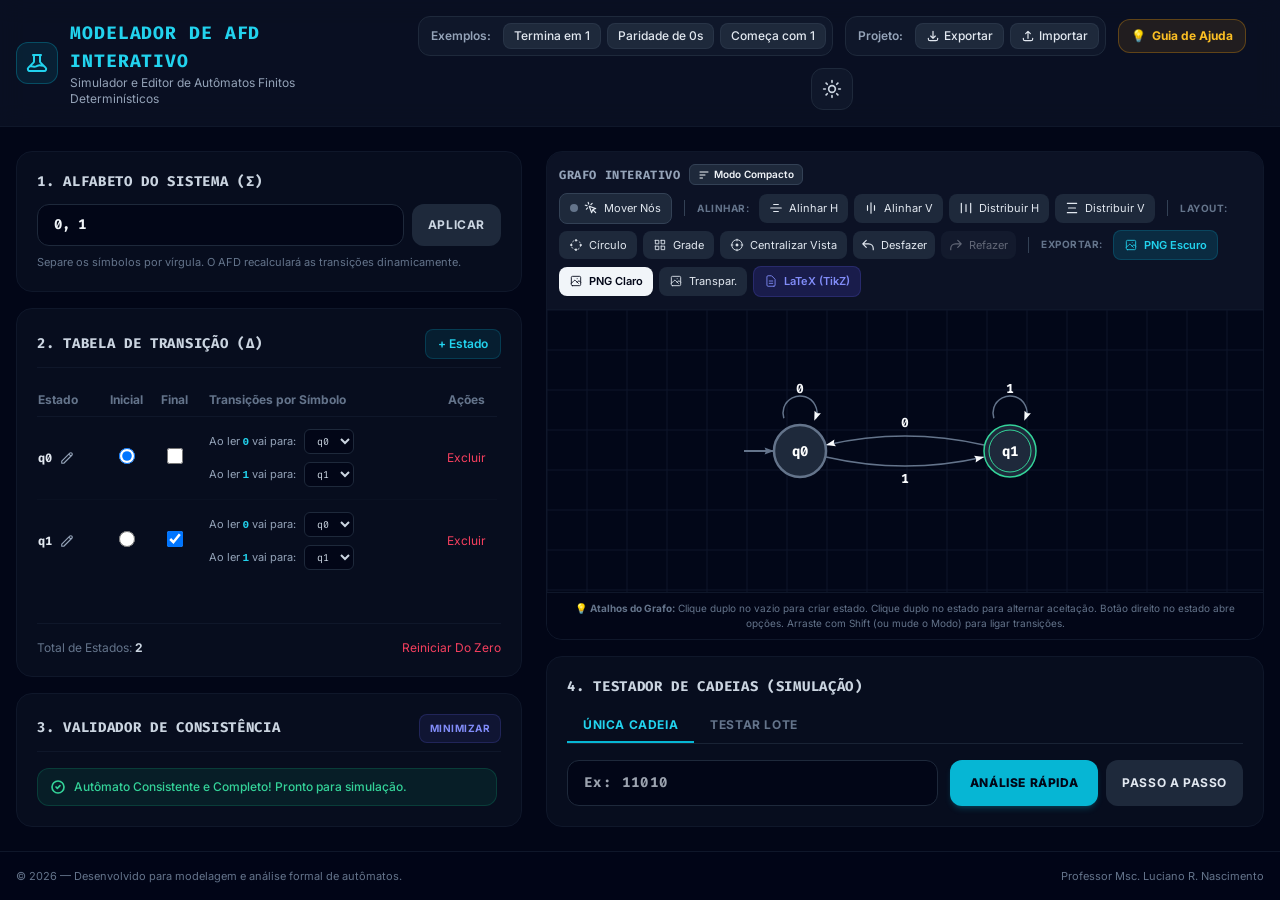
<file: index.html>
<!DOCTYPE html>
<html lang="pt-BR" class="dark">
<head>
    <meta charset="UTF-8">
    <meta name="viewport" content="width=device-width, initial-scale=1.0">
    <title>Modelador de AFD Interativo</title>
    <!-- Tailwind CSS com suporte a classe dark -->
    <!-- Tudo local: funciona sem internet. Para regerar o Tailwind apos mudar classes, veja README ("Uso offline"). -->
    <link rel="stylesheet" href="css/fonts.css">
    <link rel="stylesheet" href="css/tailwind.css">
    <link rel="stylesheet" href="css/style.css">
</head>
<body class="bg-slate-50 text-slate-800 dark:bg-slate-950 dark:text-slate-100 min-h-screen flex flex-col justify-between selection:bg-cyan-500 selection:text-slate-950 transition-colors duration-200">

    <!-- Cabeçalho Principal -->
    <header class="border-b border-slate-200 dark:border-slate-900 bg-white/80 dark:bg-slate-900/60 backdrop-blur-md sticky top-0 z-40 p-4 transition-colors duration-200">
        <div class="max-w-7xl mx-auto flex flex-col md:flex-row items-center justify-between gap-4">
            <div class="flex items-center gap-3">
                <div class="bg-cyan-500/10 p-2 rounded-xl border border-cyan-500/30">
                    <svg class="w-6 h-6 text-cyan-500 dark:text-cyan-400" fill="none" stroke="currentColor" viewBox="0 0 24 24">
                        <path stroke-linecap="round" stroke-linejoin="round" stroke-width="2" d="M19.428 15.428a2 2 0 00-1.022-.547l-2.387-.477a6 6 0 00-3.86.517l-.318.158a6 6 0 01-3.86.517L6.05 15.21a2 2 0 00-1.806.547M8 4h8l-1 1v5.172a2 2 0 00.586 1.414l5 5c1.26 1.26.367 3.414-1.415 3.414H4.828c-1.782 0-2.674-2.154-1.414-3.414l5-5A2 2 0 009 10.172V5L8 4z"></path>
                    </svg>
                </div>
                <div>
                    <h1 class="text-lg font-extrabold tracking-wider text-cyan-600 dark:text-cyan-400 code-font uppercase">Modelador de AFD Interativo</h1>
                    <p class="text-xs text-slate-500 dark:text-slate-400">Simulador e Editor de Autômatos Finitos Determinísticos</p>
                </div>
            </div>

            <!-- Controles Auxiliares e Tema -->
            <div class="flex items-center gap-3 flex-wrap justify-center">
                <!-- Exemplos Rápidos com flex-wrap e impedimento de encolhimento de texto -->
                <div class="flex flex-wrap items-center gap-1.5 bg-slate-200/60 dark:bg-slate-900 p-1.5 rounded-xl border border-slate-300/50 dark:border-slate-800 transition-colors duration-200">
                    <span class="text-xs text-slate-500 dark:text-slate-400 px-1.5 font-semibold shrink-0 whitespace-nowrap">Exemplos:</span>
                    <button onclick="loadExample('ends1')" class="text-xs bg-white dark:bg-slate-800 hover:bg-slate-100 dark:hover:bg-slate-700 hover:text-cyan-600 dark:hover:text-cyan-400 text-slate-700 dark:text-slate-200 px-2.5 py-1 rounded-lg transition shadow-sm dark:shadow-none shrink-0 border border-slate-200 dark:border-slate-700/50 whitespace-nowrap font-medium">Termina em 1</button>
                    <button onclick="loadExample('even0')" class="text-xs bg-white dark:bg-slate-800 hover:bg-slate-100 dark:hover:bg-slate-700 hover:text-cyan-600 dark:hover:text-cyan-400 text-slate-700 dark:text-slate-200 px-2.5 py-1 rounded-lg transition shadow-sm dark:shadow-none shrink-0 border border-slate-200 dark:border-slate-700/50 whitespace-nowrap font-medium">Paridade de 0s</button>
                    <button onclick="loadExample('start1')" class="text-xs bg-white dark:bg-slate-800 hover:bg-slate-100 dark:hover:bg-slate-700 hover:text-cyan-600 dark:hover:text-cyan-400 text-slate-700 dark:text-slate-200 px-2.5 py-1 rounded-lg transition shadow-sm dark:shadow-none shrink-0 border border-slate-200 dark:border-slate-700/50 whitespace-nowrap font-medium">Começa com 1</button>
                </div>

                <!-- Arquivo (JSON Import/Export) -->
                <div class="flex flex-wrap items-center gap-1.5 bg-slate-200/60 dark:bg-slate-900 p-1.5 rounded-xl border border-slate-300/50 dark:border-slate-800 transition-colors duration-200">
                    <span class="text-xs text-slate-500 dark:text-slate-400 px-1.5 font-semibold shrink-0 whitespace-nowrap">Projeto:</span>
                    <button onclick="exportToJSON()" class="text-xs bg-white dark:bg-slate-800 hover:bg-slate-100 dark:hover:bg-slate-700 hover:text-cyan-600 dark:hover:text-cyan-400 text-slate-700 dark:text-slate-200 px-2.5 py-1 rounded-lg transition shadow-sm dark:shadow-none shrink-0 border border-slate-200 dark:border-slate-700/50 whitespace-nowrap font-medium flex items-center gap-1" title="Exportar autômato como JSON">
                        <svg class="w-3.5 h-3.5" fill="none" stroke="currentColor" viewBox="0 0 24 24">
                            <path stroke-linecap="round" stroke-linejoin="round" stroke-width="2" d="M4 16v1a3 3 0 003 3h10a3 3 0 003-3v-1m-4-4l-4 4m0 0l-4-4m4 4V4"></path>
                        </svg>
                        Exportar
                    </button>
                    <button onclick="document.getElementById('import-json-input').click()" class="text-xs bg-white dark:bg-slate-800 hover:bg-slate-100 dark:hover:bg-slate-700 hover:text-cyan-600 dark:hover:text-cyan-400 text-slate-700 dark:text-slate-200 px-2.5 py-1 rounded-lg transition shadow-sm dark:shadow-none shrink-0 border border-slate-200 dark:border-slate-700/50 whitespace-nowrap font-medium flex items-center gap-1" title="Importar autômato de um JSON">
                        <svg class="w-3.5 h-3.5" fill="none" stroke="currentColor" viewBox="0 0 24 24">
                            <path stroke-linecap="round" stroke-linejoin="round" stroke-width="2" d="M4 16v1a3 3 0 003 3h10a3 3 0 003-3v-1m-4-8l-4-4m0 0L8 8m4-4v12"></path>
                        </svg>
                        Importar
                    </button>
                    <input type="file" id="import-json-input" accept=".json" onchange="importFromJSON(event)" class="hidden">
                </div>

                <a href="ajuda.html" class="bg-amber-500/10 hover:bg-amber-500/20 text-amber-600 dark:text-amber-400 border border-amber-500/30 text-xs px-3 py-2 rounded-xl transition font-bold flex items-center gap-1.5">
                    <span>💡</span><span>Guia de Ajuda</span>
                </a>

                <!-- Botão de Alternância de Tema -->
                <button onclick="toggleTheme()" id="theme-toggle-btn" class="p-2.5 rounded-xl bg-slate-200/60 dark:bg-slate-900 hover:bg-slate-300/60 dark:hover:bg-slate-800 text-slate-700 dark:text-slate-300 border border-slate-300/50 dark:border-slate-800 transition duration-200" title="Alternar Tema">
                    <!-- Ícone Sol -->
                    <svg id="theme-sun" class="w-5 h-5 hidden" fill="none" stroke="currentColor" stroke-width="2" stroke-linecap="round" stroke-linejoin="round" viewBox="0 0 24 24">
                        <circle cx="12" cy="12" r="4"></circle>
                        <path d="M12 2v2"></path>
                        <path d="M12 20v2"></path>
                        <path d="m4.93 4.93 1.41 1.41"></path>
                        <path d="m17.66 17.66 1.41 1.41"></path>
                        <path d="M2 12h2"></path>
                        <path d="M20 12h2"></path>
                        <path d="m6.34 17.66-1.41 1.41"></path>
                        <path d="m19.07 4.93-1.41 1.41"></path>
                    </svg>
                    <!-- Ícone Lua -->
                    <svg id="theme-moon" class="w-5 h-5 hidden" fill="none" stroke="currentColor" viewBox="0 0 24 24">
                        <path stroke-linecap="round" stroke-linejoin="round" stroke-width="2" d="M20.354 15.354A9 9 0 018.646 3.646 9.003 9.003 0 0012 21a9.003 9.003 0 008.354-5.646z"></path>
                    </svg>
                </button>
            </div>
        </div>
    </header>

    <!-- Área de Trabalho de Duas Colunas -->
    <main class="max-w-7xl w-full mx-auto p-4 flex-grow grid grid-cols-1 lg:grid-cols-12 gap-6 items-stretch my-2">
        
        <!-- Coluna Esquerda: Definição Matemática do AFD (Tabela & Alfabeto) -->
        <section class="lg:col-span-5 flex flex-col gap-4">
            
            <!-- Painel do Alfabeto -->
            <div class="bg-white dark:bg-slate-900/40 border border-slate-200 dark:border-slate-900 p-5 rounded-2xl shadow-sm dark:shadow-none transition-colors duration-200">
                <h2 class="text-sm font-bold text-slate-500 dark:text-slate-300 uppercase tracking-wider mb-3 code-font">1. Alfabeto do Sistema (Σ)</h2>
                <div class="flex gap-2">
                    <input type="text" id="alphabet-input" value="0, 1" onchange="updateAlphabet()" 
                           class="bg-slate-100 dark:bg-slate-950 border border-slate-200 dark:border-slate-800 focus:border-cyan-500 rounded-xl px-4 py-2.5 text-sm outline-none text-slate-800 dark:text-slate-100 flex-grow code-font font-bold" 
                           placeholder="Ex: 0, 1 ou a, b">
                    <button onclick="updateAlphabet()" class="bg-slate-200 hover:bg-slate-300 dark:bg-slate-800 dark:hover:bg-slate-700 text-xs px-4 py-2.5 rounded-xl transition uppercase font-bold tracking-wider text-slate-700 dark:text-slate-300">
                        Aplicar
                    </button>
                </div>
                <p class="text-[11px] text-slate-400 dark:text-slate-500 mt-2">Separe os símbolos por vírgula. O AFD recalculará as transições dinamicamente.</p>
            </div>

            <!-- Tabela de Transições e Estados -->
            <div class="bg-white dark:bg-slate-900/40 border border-slate-200 dark:border-slate-900 p-5 rounded-2xl flex-grow flex flex-col justify-between shadow-sm dark:shadow-none transition-colors duration-200">
                <div>
                    <div class="flex items-center justify-between mb-4 pb-2 border-b border-slate-100 dark:border-slate-900">
                        <h2 class="text-sm font-bold text-slate-500 dark:text-slate-300 uppercase tracking-wider code-font">2. Tabela de Transição (δ)</h2>
                        <button onclick="handleAddStateClick()" class="bg-cyan-500/10 hover:bg-cyan-500/20 text-cyan-600 dark:text-cyan-400 border border-cyan-500/20 text-xs px-3 py-1.5 rounded-lg transition font-semibold">
                            + Estado
                        </button>
                    </div>

                    <div class="overflow-x-auto max-h-[350px] overflow-y-auto pr-1 pb-4">
                        <table class="w-full text-left text-xs border-collapse">
                            <thead>
                                <tr class="text-slate-400 dark:text-slate-500 border-b border-slate-100 dark:border-slate-900">
                                    <th class="py-2">Estado</th>
                                    <th class="py-2 text-center">Inicial</th>
                                    <th class="py-2 text-center">Final</th>
                                    <th class="py-2 pl-3">Transições por Símbolo</th>
                                    <th class="py-2 text-center">Ações</th>
                                </tr>
                            </thead>
                            <tbody id="state-table-body" class="divide-y divide-slate-100 dark:divide-slate-900/40">
                                <!-- Gerado dinamicamente -->
                            </tbody>
                        </table>
                    </div>
                </div>

                <div class="mt-6 pt-4 border-t border-slate-100 dark:border-slate-900 flex justify-between items-center text-xs text-slate-400 dark:text-slate-500">
                    <span>Total de Estados: <strong class="text-slate-600 dark:text-slate-300" id="state-count">0</strong></span>
                    <button onclick="clearAutomaton()" class="text-rose-500 hover:text-rose-400 transition">Reiniciar Do Zero</button>
                </div>
            </div>

            <!-- Painel do Validador de Consistência -->
            <div class="bg-white dark:bg-slate-900/40 border border-slate-200 dark:border-slate-900 p-5 rounded-2xl shadow-sm dark:shadow-none transition-colors duration-200 flex flex-col justify-between">
                <div>
                    <div class="flex items-center justify-between mb-4 pb-2 border-b border-slate-100 dark:border-slate-900">
                        <h2 class="text-sm font-bold text-slate-500 dark:text-slate-300 uppercase tracking-wider code-font">3. Validador de Consistência</h2>
                        <button onclick="minimizeAutomaton()" class="bg-indigo-500/10 hover:bg-indigo-500/20 text-indigo-600 dark:text-indigo-400 border border-indigo-500/20 text-[10px] px-2.5 py-1.5 rounded-lg transition font-bold uppercase tracking-wider">
                            Minimizar
                        </button>
                    </div>
                    <div id="validator-status" class="flex flex-col gap-2 max-h-[160px] overflow-y-auto pr-1">
                        <!-- Gerado dinamicamente -->
                    </div>
                </div>
            </div>
        </section>

        <!-- Coluna Direita: Renderizador de Grafo e Simulador -->
        <section class="lg:col-span-7 flex flex-col gap-4">
            
            <!-- Painel do Canvas de Desenho -->
            <div class="bg-white dark:bg-slate-900/40 border border-slate-200 dark:border-slate-900 rounded-2xl flex flex-col overflow-hidden flex-grow min-h-[400px] relative shadow-sm dark:shadow-none transition-colors duration-200">
                
                <!-- Barra de Ferramentas do Canvas -->
                <div class="p-3 bg-slate-50 dark:bg-slate-900/60 border-b border-slate-200 dark:border-slate-900 flex flex-wrap items-center justify-between gap-2 z-10 transition-colors duration-200 shrink-0">
                    <div class="flex items-center gap-2">
                        <span class="text-xs text-slate-500 dark:text-slate-400 uppercase tracking-wider code-font font-bold">Grafo Interativo</span>
                        <button id="btn-toggle-toolbar-size" onclick="toggleToolbarSize()" class="bg-slate-200 hover:bg-slate-300 dark:bg-slate-800 dark:hover:bg-slate-700 text-slate-650 dark:text-slate-350 text-[10px] px-2 py-0.5 rounded-md transition border border-slate-300/40 dark:border-slate-700 flex items-center gap-1 font-semibold" title="Alternar entre textos nos botões ou apenas ícones">
                            <svg id="compact-toggle-icon" class="w-3 h-3" fill="none" stroke="currentColor" viewBox="0 0 24 24">
                                <path stroke-linecap="round" stroke-linejoin="round" stroke-width="2" d="M4 6h16M4 12h10M4 18h5"></path>
                            </svg>
                            <span id="compact-toggle-text">Modo Compacto</span>
                        </button>
                    </div>
                    <div id="graph-toolbar-controls" class="flex items-center gap-1.5 flex-wrap">
                        <!-- Botão de Modo de Desenho -->
                        <button id="btn-draw-mode" onclick="toggleDrawMode()" class="bg-slate-200 hover:bg-slate-300 dark:bg-slate-800 dark:hover:bg-slate-700 text-slate-700 dark:text-slate-200 text-[11px] px-2.5 py-1.5 rounded-lg transition border border-slate-300/40 dark:border-slate-700 flex items-center gap-1.5" title="Mover Nós (ou use Shift+Arrastar)">
                            <span class="w-2 h-2 rounded-full bg-slate-400 dark:bg-slate-500 shrink-0" id="draw-mode-indicator"></span>
                            <svg id="draw-mode-icon" class="w-3.5 h-3.5 shrink-0" fill="none" stroke="currentColor" viewBox="0 0 24 24">
                                <path stroke-linecap="round" stroke-linejoin="round" stroke-width="2" d="M15 15l-2 5L9 9l11 4-5 2zm0 0l5 5M7.188 2.239l.777 2.897M5.136 7.965l-2.898-.777M13.95 4.05l-2.122 2.122m-5.657 5.656l-2.12 2.122"></path>
                            </svg>
                            <span class="btn-text">Mover Nós</span>
                        </button>
                        
                        <!-- Divisor -->
                        <div class="h-4 w-px bg-slate-300 dark:bg-slate-700 mx-1.5 toolbar-separator"></div>

                        <!-- Rótulo de Alinhar -->
                        <span class="text-[10px] text-slate-400 dark:text-slate-500 uppercase tracking-wider toolbar-label font-bold mr-1">Alinhar:</span>

                        <!-- Alinhar Horizontal -->
                        <button onclick="alignHorizontal()" class="bg-slate-200 hover:bg-slate-300 dark:bg-slate-800 dark:hover:bg-slate-700 text-slate-700 dark:text-slate-200 text-[11px] px-2.5 py-1.5 rounded-lg transition flex items-center gap-1.5" title="Alinhar nós horizontalmente">
                            <svg class="w-3.5 h-3.5 shrink-0" fill="none" stroke="currentColor" viewBox="0 0 24 24">
                                <path stroke-linecap="round" stroke-linejoin="round" stroke-width="2" d="M3 12h18M8 6h8M8 18h8"></path>
                            </svg>
                            <span class="btn-text">Alinhar H</span>
                        </button>

                        <!-- Alinhar Vertical -->
                        <button onclick="alignVertical()" class="bg-slate-200 hover:bg-slate-300 dark:bg-slate-800 dark:hover:bg-slate-700 text-slate-700 dark:text-slate-200 text-[11px] px-2.5 py-1.5 rounded-lg transition flex items-center gap-1.5" title="Alinhar nós verticalmente">
                            <svg class="w-3.5 h-3.5 shrink-0" fill="none" stroke="currentColor" viewBox="0 0 24 24">
                                <path stroke-linecap="round" stroke-linejoin="round" stroke-width="2" d="M12 3v18M6 8v8M18 8v8"></path>
                            </svg>
                            <span class="btn-text">Alinhar V</span>
                        </button>

                        <!-- Distribuir Horizontal -->
                        <button onclick="distributeHorizontal()" class="bg-slate-200 hover:bg-slate-300 dark:bg-slate-800 dark:hover:bg-slate-700 text-slate-700 dark:text-slate-200 text-[11px] px-2.5 py-1.5 rounded-lg transition flex items-center gap-1.5" title="Distribuir nós horizontalmente com espaçamento igual">
                            <svg class="w-3.5 h-3.5 shrink-0" fill="none" stroke="currentColor" viewBox="0 0 24 24">
                                <path stroke-linecap="round" stroke-linejoin="round" stroke-width="2" d="M4 4v16M20 4v16M12 6v12"></path>
                            </svg>
                            <span class="btn-text">Distribuir H</span>
                        </button>

                        <!-- Distribuir Vertical -->
                        <button onclick="distributeVertical()" class="bg-slate-200 hover:bg-slate-300 dark:bg-slate-800 dark:hover:bg-slate-700 text-slate-700 dark:text-slate-200 text-[11px] px-2.5 py-1.5 rounded-lg transition flex items-center gap-1.5" title="Distribuir nós verticalmente com espaçamento igual">
                            <svg class="w-3.5 h-3.5 shrink-0" fill="none" stroke="currentColor" viewBox="0 0 24 24">
                                <path stroke-linecap="round" stroke-linejoin="round" stroke-width="2" d="M4 4h16M4 20h16M6 12h12"></path>
                            </svg>
                            <span class="btn-text">Distribuir V</span>
                        </button>

                        <!-- Divisor -->
                        <div class="h-4 w-px bg-slate-300 dark:bg-slate-700 mx-1.5 toolbar-separator"></div>

                        <!-- Rótulo de Layout -->
                        <span class="text-[10px] text-slate-400 dark:text-slate-500 uppercase tracking-wider toolbar-label font-bold mr-1">Layout:</span>

                        <!-- Organizar Círculo -->
                        <button onclick="autoLayoutCircle()" class="bg-slate-200 hover:bg-slate-300 dark:bg-slate-800 dark:hover:bg-slate-700 text-slate-700 dark:text-slate-200 text-[11px] px-2.5 py-1.5 rounded-lg transition flex items-center gap-1.5" title="Organizar nós em círculo">
                            <svg class="w-3.5 h-3.5 shrink-0" fill="none" stroke="currentColor" viewBox="0 0 24 24">
                                <circle cx="12" cy="12" r="8" stroke="currentColor" stroke-width="1.5" stroke-dasharray="3 3" fill="none" />
                                <circle cx="12" cy="4" r="1.5" fill="currentColor" />
                                <circle cx="20" cy="12" r="1.5" fill="currentColor" />
                                <circle cx="12" cy="20" r="1.5" fill="currentColor" />
                                <circle cx="4" cy="12" r="1.5" fill="currentColor" />
                            </svg>
                            <span class="btn-text">Círculo</span>
                        </button>

                        <!-- Organizar Grade -->
                        <button onclick="layoutGrid()" class="bg-slate-200 hover:bg-slate-300 dark:bg-slate-800 dark:hover:bg-slate-700 text-slate-700 dark:text-slate-200 text-[11px] px-2.5 py-1.5 rounded-lg transition flex items-center gap-1.5" title="Organizar nós em grade">
                            <svg class="w-3.5 h-3.5 shrink-0" fill="none" stroke="currentColor" viewBox="0 0 24 24">
                                <path stroke-linecap="round" stroke-linejoin="round" stroke-width="1.5" d="M4 4h6v6H4V4zm10 0h6v6h-6V4zM4 14h6v6H4v-6zm10 0h6v6h-6v-6z"></path>
                            </svg>
                            <span class="btn-text">Grade</span>
                        </button>

                        <!-- Centralizar Grafo -->
                        <button onclick="manualCenterGraph()" class="bg-slate-200 hover:bg-slate-300 dark:bg-slate-800 dark:hover:bg-slate-700 text-slate-700 dark:text-slate-200 text-[11px] px-2.5 py-1.5 rounded-lg transition flex items-center gap-1.5" title="Centralizar visualização do grafo na tela">
                            <svg class="w-3.5 h-3.5 shrink-0" fill="none" stroke="currentColor" viewBox="0 0 24 24">
                                <circle cx="12" cy="12" r="9" stroke="currentColor" stroke-width="1.5"></circle>
                                <circle cx="12" cy="12" r="2" fill="currentColor"></circle>
                                <path stroke-linecap="round" stroke-linejoin="round" stroke-width="1.5" d="M12 2v3m0 14v3M2 12h3m14 0h3"></path>
                            </svg>
                            <span class="btn-text">Centralizar Vista</span>
                        </button>

                        <!-- Desfazer -->
                        <button onclick="undo()" id="btn-undo" class="bg-slate-200 hover:bg-slate-300 dark:bg-slate-800 dark:hover:bg-slate-700 text-slate-700 dark:text-slate-200 text-[11px] px-2 py-1.5 rounded-lg transition disabled:opacity-40 disabled:cursor-not-allowed flex items-center gap-1.5" title="Desfazer (Ctrl+Z)" disabled>
                            <svg class="w-3.5 h-3.5 shrink-0" fill="none" stroke="currentColor" viewBox="0 0 24 24">
                                <path stroke-linecap="round" stroke-linejoin="round" stroke-width="2" d="M3 10h10a8 8 0 018 8v2M3 10l6 6m-6-6l6-6"></path>
                            </svg>
                            <span class="btn-text">Desfazer</span>
                        </button>

                        <!-- Refazer -->
                        <button onclick="redo()" id="btn-redo" class="bg-slate-200 hover:bg-slate-300 dark:bg-slate-800 dark:hover:bg-slate-700 text-slate-700 dark:text-slate-200 text-[11px] px-2 py-1.5 rounded-lg transition disabled:opacity-40 disabled:cursor-not-allowed flex items-center gap-1.5" title="Refazer (Ctrl+Y)" disabled>
                            <svg class="w-3.5 h-3.5 shrink-0" fill="none" stroke="currentColor" viewBox="0 0 24 24">
                                <path stroke-linecap="round" stroke-linejoin="round" stroke-width="2" d="M21 10h-10a8 8 0 00-8 8v2M21 10l-6 6m6-6l-6-6"></path>
                            </svg>
                            <span class="btn-text">Refazer</span>
                        </button>

                        <!-- Divisor -->
                        <div class="h-4 w-px bg-slate-300 dark:bg-slate-700 mx-1.5 toolbar-separator"></div>

                        <!-- Rótulo de Exportar -->
                        <span class="text-[10px] text-slate-400 dark:text-slate-500 uppercase tracking-wider toolbar-label font-bold mr-1">Exportar:</span>

                        <!-- PNG Escuro -->
                        <button onclick="exportToPNG('dark')" class="bg-cyan-600/20 hover:bg-cyan-600/30 text-cyan-600 dark:text-cyan-400 border border-cyan-500/20 text-[11px] px-2.5 py-1.5 rounded-lg transition font-semibold flex items-center gap-1.5" title="Exportar como PNG Escuro">
                            <svg class="w-3.5 h-3.5 shrink-0" fill="none" stroke="currentColor" viewBox="0 0 24 24">
                                <path stroke-linecap="round" stroke-linejoin="round" stroke-width="1.5" d="M4 16l4.586-4.586a2 2 0 012.828 0L16 16m-2-2l1.586-1.586a2 2 0 012.828 0L20 14m-6-6h.01M6 20h12a2 2 0 002-2V6a2 2 0 00-2-2H6a2 2 0 00-2 2v12a2 2 0 002 2z"></path>
                            </svg>
                            <span class="btn-text">PNG Escuro</span>
                        </button>

                        <!-- PNG Claro -->
                        <button onclick="exportToPNG('light')" class="bg-slate-100 hover:bg-slate-200 text-slate-950 text-[11px] px-2.5 py-1.5 rounded-lg transition font-semibold shadow-sm border border-slate-200 dark:border-none flex items-center gap-1.5" title="Exportar como PNG Claro">
                            <svg class="w-3.5 h-3.5 shrink-0" fill="none" stroke="currentColor" viewBox="0 0 24 24">
                                <path stroke-linecap="round" stroke-linejoin="round" stroke-width="1.5" d="M4 16l4.586-4.586a2 2 0 012.828 0L16 16m-2-2l1.586-1.586a2 2 0 012.828 0L20 14m-6-6h.01M6 20h12a2 2 0 002-2V6a2 2 0 00-2-2H6a2 2 0 00-2 2v12a2 2 0 002 2z"></path>
                            </svg>
                            <span class="btn-text">PNG Claro</span>
                        </button>

                        <!-- PNG Transparente -->
                        <button onclick="exportToPNG('transparent')" class="bg-slate-200 hover:bg-slate-300 dark:bg-slate-800 dark:hover:bg-slate-700 text-slate-700 dark:text-slate-200 text-[11px] px-2.5 py-1.5 rounded-lg transition flex items-center gap-1.5" title="Exportar como PNG Transparente">
                            <svg class="w-3.5 h-3.5 shrink-0" fill="none" stroke="currentColor" viewBox="0 0 24 24">
                                <path stroke-linecap="round" stroke-linejoin="round" stroke-width="1.5" d="M4 16l4.586-4.586a2 2 0 012.828 0L16 16m-2-2l1.586-1.586a2 2 0 012.828 0L20 14m-6-6h.01M6 20h12a2 2 0 002-2V6a2 2 0 00-2-2H6a2 2 0 00-2 2v12a2 2 0 002 2z"></path>
                            </svg>
                            <span class="btn-text">Transpar.</span>
                        </button>

                        <!-- LaTeX TikZ -->
                        <button onclick="exportToTikZ()" class="bg-indigo-600/20 hover:bg-indigo-600/30 text-indigo-600 dark:text-indigo-400 border border-indigo-500/20 text-[11px] px-2.5 py-1.5 rounded-lg transition font-semibold flex items-center gap-1.5" title="Exportar grafo como código LaTeX TikZ">
                            <svg class="w-3.5 h-3.5 shrink-0" fill="none" stroke="currentColor" viewBox="0 0 24 24">
                                <path stroke-linecap="round" stroke-linejoin="round" stroke-width="1.5" d="M9 12h6m-6 4h6m2 5H7a2 2 0 01-2-2V5a2 2 0 012-2h5.586a1 1 0 01.707.293l5.414 5.414a1 1 0 01.293.707V19a2 2 0 01-2 2z"></path>
                            </svg>
                            <span class="btn-text">LaTeX (TikZ)</span>
                        </button>
                    </div>
                </div>

                <!-- Elemento Canvas -->
                <div class="relative w-full flex-grow bg-slate-100/50 dark:bg-slate-950/80 transition-colors duration-200" id="canvas-container">
                    <canvas id="automaton-canvas" class="absolute inset-0 w-full h-full cursor-grab active:cursor-grabbing"></canvas>
                </div>
                
                <!-- Dica para o Usuário -->
                <div class="p-2 bg-slate-50 dark:bg-slate-950 border-t border-slate-200 dark:border-slate-900 text-[10px] text-center text-slate-400 dark:text-slate-500 transition-colors duration-200 shrink-0">
                    💡 <strong>Atalhos do Grafo:</strong> Clique duplo no vazio para criar estado. Clique duplo no estado para alternar aceitação. Botão direito no estado abre opções. Arraste com Shift (ou mude o Modo) para ligar transições.
                </div>
            </div>

            <!-- Simulador e Validador de Strings -->
            <div class="bg-white dark:bg-slate-900/40 border border-slate-200 dark:border-slate-900 p-5 rounded-2xl shadow-sm dark:shadow-none transition-colors duration-200">
                <h2 class="text-sm font-bold text-slate-500 dark:text-slate-300 uppercase tracking-wider mb-3 code-font">4. Testador de Cadeias (Simulação)</h2>
                
                <!-- Abas do Simulador -->
                <div class="flex border-b border-slate-200 dark:border-slate-800/80 mb-4">
                    <button onclick="switchSimTab('single')" id="tab-sim-single" class="px-4 py-2 text-xs font-bold border-b-2 border-cyan-500 text-cyan-600 dark:text-cyan-400 transition-all uppercase tracking-wider">
                        Única Cadeia
                    </button>
                    <button onclick="switchSimTab('batch')" id="tab-sim-batch" class="px-4 py-2 text-xs font-bold border-b-2 border-transparent text-slate-400 dark:text-slate-500 hover:text-slate-600 dark:hover:text-slate-300 transition-all uppercase tracking-wider">
                        Testar Lote
                    </button>
                </div>

                <!-- Aba 1: Simulação Individual -->
                <div id="sim-single-panel">
                    <div class="flex flex-col md:flex-row gap-3">
                        <input type="text" id="simulation-input" class="bg-slate-100 dark:bg-slate-950 border border-slate-200 dark:border-slate-800 focus:border-cyan-500 rounded-xl px-4 py-3 text-sm outline-none text-slate-800 dark:text-slate-100 flex-grow code-font font-bold tracking-widest" placeholder="Ex: 11010">
                        <div class="flex gap-2">
                            <button onclick="runFastSimulation()" class="bg-cyan-500 hover:bg-cyan-400 text-slate-950 font-extrabold text-xs px-5 py-3 rounded-xl transition uppercase tracking-wider shadow-md shadow-cyan-500/20">
                                Análise Rápida
                            </button>
                            <button onclick="startStepByStep()" class="bg-slate-200 hover:bg-slate-300 dark:bg-slate-800 dark:hover:bg-slate-700 text-slate-700 dark:text-slate-200 text-xs px-4 py-3 rounded-xl transition uppercase font-bold tracking-wider">
                                Passo a Passo
                            </button>
                        </div>
                    </div>
 
                    <!-- Painel Passo a Passo Ocultável (Player de Simulação) -->
                    <div id="step-panel" class="hidden mt-4 pt-4 border-t border-slate-150 dark:border-slate-800/80">
                        <div class="flex flex-col gap-3 bg-slate-50 dark:bg-slate-950/60 p-4 rounded-2xl border border-slate-200 dark:border-slate-800">
                            <!-- Cabeçalho do Player: Exibição da Cadeia e Progresso -->
                            <div class="flex items-center justify-between flex-wrap gap-2">
                                <div class="flex items-center gap-2">
                                    <span class="text-[10px] text-slate-400 dark:text-slate-500 uppercase tracking-wider font-bold">Processando:</span>
                                    <div id="step-string-display" class="text-base font-extrabold code-font tracking-widest text-slate-700 dark:text-slate-300"></div>
                                </div>
                                <div id="step-status" class="text-xs font-bold font-mono text-cyan-600 dark:text-cyan-400"></div>
                            </div>
                            
                            <!-- Controles do Player -->
                            <div class="flex items-center justify-center gap-2 pt-2 border-t border-slate-200/50 dark:border-slate-800/50">
                                <button onclick="firstStep()" id="first-step-btn" class="bg-slate-200 hover:bg-slate-300 dark:bg-slate-800 dark:hover:bg-slate-700 text-slate-700 dark:text-slate-200 text-xs font-bold py-1.5 px-3 rounded-xl transition flex items-center gap-1" title="Voltar ao início">
                                    ⏮
                                </button>
                                <button onclick="prevStep()" id="prev-step-btn" class="bg-slate-200 hover:bg-slate-300 dark:bg-slate-800 dark:hover:bg-slate-700 text-slate-700 dark:text-slate-200 text-xs font-bold py-1.5 px-3 rounded-xl transition flex items-center gap-1" title="Retroceder um passo">
                                    ⏪ Voltar
                                </button>
                                <button onclick="togglePlayPause()" id="play-pause-btn" class="bg-cyan-500 hover:bg-cyan-400 text-slate-950 text-xs font-extrabold py-1.5 px-4 rounded-xl transition flex items-center gap-1 shadow-sm shadow-cyan-500/10" title="Iniciar reprodução automática">
                                    ▶ Play
                                </button>
                                <button onclick="nextStep()" id="next-step-btn" class="bg-slate-200 hover:bg-slate-300 dark:bg-slate-800 dark:hover:bg-slate-700 text-slate-700 dark:text-slate-200 text-xs font-bold py-1.5 px-3 rounded-xl transition flex items-center gap-1" title="Avançar um passo">
                                    ⏩ Avançar
                                </button>
                                <div class="h-4 w-px bg-slate-200 dark:bg-slate-800 mx-1"></div>
                                <button onclick="lastStep()" id="last-step-btn" class="bg-slate-200 hover:bg-slate-300 dark:bg-slate-800 dark:hover:bg-slate-700 text-slate-700 dark:text-slate-200 text-xs font-bold py-1.5 px-3 rounded-xl transition flex items-center gap-1" title="Executar até o fim e mostrar o resultado">
                                    ⏭
                                </button>
                                <div class="h-4 w-px bg-slate-200 dark:bg-slate-800 mx-1"></div>
                                <button onclick="stopSimulation()" class="bg-rose-500/10 hover:bg-rose-500/20 text-rose-600 dark:text-rose-455 text-xs font-bold py-1.5 px-3 rounded-xl transition flex items-center gap-1" title="Interromper simulação">
                                    ⏹ Parar
                                </button>
                            </div>
                        </div>
                    </div>
 
                    <!-- Caixa de Feedback e Resultado -->
                    <div id="simulation-feedback" class="hidden mt-4 p-4 rounded-xl text-center font-bold text-sm"></div>
                </div>
 
                <!-- Aba 2: Teste em Lote -->
                <div id="sim-batch-panel" class="hidden">
                    <div class="flex flex-col gap-3">
                        <textarea id="batch-input" rows="4" class="bg-slate-100 dark:bg-slate-950 border border-slate-200 dark:border-slate-800 focus:border-cyan-500 rounded-xl px-4 py-3 text-sm outline-none text-slate-800 dark:text-slate-100 code-font font-semibold" placeholder="Insira uma cadeia por linha&#10;Ex:&#10;11010&#10;0011&#10;111"></textarea>
                        <button onclick="runBatchSimulation()" class="bg-cyan-500 hover:bg-cyan-400 text-slate-950 font-extrabold text-xs px-5 py-3 rounded-xl transition uppercase tracking-wider shadow-md shadow-cyan-500/20 self-start">
                            Validar Cadeias em Lote
                        </button>
                    </div>

                    <!-- Tabela de Resultados em Lote -->
                    <div id="batch-results-container" class="hidden mt-4 max-h-[250px] overflow-y-auto border border-slate-100 dark:border-slate-900 rounded-xl">
                        <table class="w-full text-left text-xs border-collapse">
                            <thead>
                                <tr class="bg-slate-50 dark:bg-slate-900/50 text-slate-400 dark:text-slate-500 border-b border-slate-100 dark:border-slate-900">
                                    <th class="py-2.5 px-4">Cadeia</th>
                                    <th class="py-2.5 px-4">Caminho / Estado Final</th>
                                    <th class="py-2.5 px-4 text-center">Status</th>
                                </tr>
                            </thead>
                            <tbody id="batch-results-body" class="divide-y divide-slate-100 dark:divide-slate-900/40">
                                <!-- Resultados via JS -->
                            </tbody>
                        </table>
                    </div>
                </div>
            </div>
        </section>
    </main>

    <!-- Modal de Alerta Customizado (Evitando alerts nativos) -->
    <div id="custom-alert" class="fixed inset-0 bg-slate-950/80 backdrop-blur-sm z-50 flex items-center justify-center hidden p-4">
        <div class="bg-white dark:bg-slate-900 border border-slate-200 dark:border-slate-800 p-6 rounded-2xl max-w-sm w-full text-center relative shadow-2xl">
            <div class="w-12 h-12 rounded-full mx-auto flex items-center justify-center mb-4 bg-rose-500/10 border border-rose-500/20">
                <svg class="w-6 h-6 text-rose-500 dark:text-rose-400" fill="none" stroke="currentColor" viewBox="0 0 24 24">
                    <path stroke-linecap="round" stroke-linejoin="round" stroke-width="2" d="M12 9v2m0 4h.01m-6.938 4h13.856c1.54 0 2.502-1.667 1.732-3L13.732 4c-.77-1.333-2.694-1.333-3.464 0L3.34 16c-.77 1.333.192 3 1.732 3z"></path>
                </svg>
            </div>
            <h3 id="alert-title" class="text-lg font-bold text-slate-800 dark:text-slate-100 mb-2">Mensagem do Sistema</h3>
            <p id="alert-message" class="text-slate-500 dark:text-slate-400 text-xs mb-6"></p>
            <button onclick="closeAlert()" class="w-full bg-slate-100 hover:bg-slate-200 dark:bg-slate-800 dark:hover:bg-slate-700 text-slate-700 dark:text-slate-300 font-bold py-2.5 rounded-xl transition text-sm">
                Entendido
            </button>
        </div>
    </div>

    <!-- Modal de Prompt Customizado (para Renomear ou Adicionar com nome customizado) -->
    <div id="prompt-modal" class="fixed inset-0 bg-slate-950/80 backdrop-blur-sm z-50 flex items-center justify-center hidden p-4">
        <div class="bg-white dark:bg-slate-900 border border-slate-200 dark:border-slate-800 p-6 rounded-2xl max-w-sm w-full text-center relative shadow-2xl">
            <h3 id="prompt-modal-title" class="text-base font-bold text-slate-800 dark:text-slate-100 mb-2 code-font">Renomear Estado</h3>
            <p id="prompt-modal-desc" class="text-xs text-slate-500 dark:text-slate-400 mb-4"></p>
            
            <input type="text" id="prompt-modal-input" 
                   class="w-full bg-slate-100 dark:bg-slate-950 border border-slate-200 dark:border-slate-800 focus:border-cyan-500 rounded-xl px-4 py-2.5 text-sm outline-none text-slate-800 dark:text-slate-100 font-bold mb-6 code-font" 
                   placeholder="Ex: q0">
            
            <div class="flex gap-2">
                <button onclick="closePromptModal()" class="w-1/2 bg-slate-100 hover:bg-slate-200 dark:bg-slate-800 dark:hover:bg-slate-700 text-slate-700 dark:text-slate-300 font-bold py-2.5 rounded-xl transition text-xs">
                    Cancelar
                </button>
                <button id="prompt-modal-confirm-btn" onclick="confirmPromptModal()" class="w-1/2 bg-cyan-500 hover:bg-cyan-400 text-slate-950 font-bold py-2.5 rounded-xl transition text-xs shadow-md shadow-cyan-500/10">
                    Confirmar
                </button>
            </div>
        </div>
    </div>

    <!-- Menu de Contexto Customizado para o Canvas -->
    <div id="canvas-context-menu" class="hidden fixed bg-white dark:bg-slate-900 border border-slate-200 dark:border-slate-800 rounded-xl shadow-2xl z-50 py-1.5 min-w-[160px] text-xs">
        <button onclick="contextSetInitial()" class="w-full text-left px-3.5 py-2 hover:bg-slate-100 dark:hover:bg-slate-800 text-slate-750 dark:text-slate-200 flex items-center gap-2">
            ⭐ Definir como Inicial
        </button>
        <button onclick="contextToggleAcceptance()" class="w-full text-left px-3.5 py-2 hover:bg-slate-100 dark:hover:bg-slate-800 text-slate-750 dark:text-slate-200 flex items-center gap-2">
            ✔ Alternar Aceitação
        </button>
        <button onclick="contextRenameState()" class="w-full text-left px-3.5 py-2 hover:bg-slate-100 dark:hover:bg-slate-800 text-slate-750 dark:text-slate-200 flex items-center gap-2">
            ✏ Renomear Estado
        </button>
        <div class="h-px bg-slate-100 dark:bg-slate-800 my-1"></div>
        <button onclick="contextDeleteState()" class="w-full text-left px-3.5 py-2 hover:bg-rose-50 dark:hover:bg-rose-950/30 text-rose-600 dark:text-rose-455 flex items-center gap-2 font-medium">
            ❌ Excluir Estado
        </button>
    </div>

    <!-- Modal de Configuração de Transição Visual -->
    <div id="transition-modal" class="fixed inset-0 bg-slate-950/80 backdrop-blur-sm z-50 flex items-center justify-center hidden p-4">
        <div class="bg-white dark:bg-slate-900 border border-slate-200 dark:border-slate-800 p-6 rounded-2xl max-w-sm w-full text-center relative shadow-2xl">
            <h3 class="text-base font-bold text-slate-800 dark:text-slate-100 mb-2 code-font">Configurar Transição</h3>
            <p id="transition-modal-desc" class="text-xs text-slate-500 dark:text-slate-400 mb-4"></p>
            
            <div id="transition-symbols-container" class="flex flex-wrap justify-center gap-2 mb-6">
                <!-- Símbolos via JS -->
            </div>
            
            <div class="flex gap-2">
                <button onclick="closeTransitionModal()" class="w-1/2 bg-slate-100 hover:bg-slate-200 dark:bg-slate-800 dark:hover:bg-slate-700 text-slate-700 dark:text-slate-300 font-bold py-2.5 rounded-xl transition text-xs">
                    Cancelar
                </button>
                <button onclick="confirmTransitionConfig()" class="w-1/2 bg-cyan-500 hover:bg-cyan-400 text-slate-950 font-bold py-2.5 rounded-xl transition text-xs shadow-md shadow-cyan-500/10">
                    Confirmar
                </button>
            </div>
        </div>
    </div>

    <!-- Modal de Exportação LaTeX (TikZ) -->
    <div id="latex-export-modal" class="fixed inset-0 bg-slate-950/80 backdrop-blur-sm z-50 flex items-center justify-center hidden p-4">
        <div class="bg-white dark:bg-slate-900 border border-slate-200 dark:border-slate-800 p-6 rounded-2xl max-w-2xl w-full relative shadow-2xl flex flex-col gap-4">
            <div class="flex items-center justify-between border-b border-slate-100 dark:border-slate-800 pb-3">
                <h3 class="text-base font-bold text-slate-850 dark:text-slate-100 code-font">Código LaTeX (TikZ) Gerado</h3>
                <button onclick="closeLatexModal()" class="text-slate-400 hover:text-slate-650 dark:hover:text-slate-200 text-lg transition font-extrabold">&times;</button>
            </div>
            
            <p class="text-xs text-slate-500 dark:text-slate-400">
                Copie o código abaixo e cole no seu documento LaTeX. Certifique-se de incluir a linha <code class="bg-slate-100 dark:bg-slate-950 px-1.5 py-0.5 rounded font-mono text-cyan-600 dark:text-cyan-400">\usetikzlibrary{automata,positioning}</code> no preâmbulo.
            </p>
            
            <textarea id="latex-code-textarea" readonly rows="12" 
                      class="w-full bg-slate-100 dark:bg-slate-950 border border-slate-200 dark:border-slate-800 focus:border-cyan-500 rounded-xl px-4 py-3 text-xs outline-none text-slate-800 dark:text-slate-100 font-mono resize-none"></textarea>
            
            <div class="flex justify-end gap-2">
                <button onclick="closeLatexModal()" class="bg-slate-100 hover:bg-slate-200 dark:bg-slate-800 dark:hover:bg-slate-700 text-slate-700 dark:text-slate-300 font-bold py-2 px-5 rounded-xl transition text-xs">
                    Fechar
                </button>
                <button onclick="downloadFullTeX()" class="bg-cyan-500/10 hover:bg-cyan-500/20 text-cyan-600 dark:text-cyan-400 border border-cyan-500/30 font-bold py-2 px-5 rounded-xl transition text-xs" title="Baixa um .tex pronto para compilar (classe standalone)">Baixar .tex completo</button>
                <button onclick="copyLatexCode()" id="copy-latex-btn" class="bg-cyan-500 hover:bg-cyan-400 text-slate-950 font-bold py-2 px-5 rounded-xl transition text-xs shadow-md shadow-cyan-500/10">
                    Copiar Código
                </button>
            </div>
        </div>
    </div>

    <!-- Rodapé -->
    <footer class="border-t border-slate-200 dark:border-slate-900 bg-white dark:bg-slate-950/80 p-4 text-center text-[11px] text-slate-400 dark:text-slate-500 transition-colors duration-200">
        <div class="max-w-7xl mx-auto flex flex-col md:flex-row items-center justify-between gap-3">
            <p>© <span id="year-display"></span> — Desenvolvido para modelagem e análise formal de autômatos.</p>
            <div class="flex gap-4">
                <span>Professor Msc. Luciano R. Nascimento</span>
            </div>
        </div>
    </footer>

    <!-- Aplicação e Lógica do Modelador -->
    <!-- Scripts da aplicacao: a ordem importa -->
    <script src="js/model.js"></script>
    <script src="js/panels.js"></script>
    <script src="js/canvas.js"></script>
    <script src="js/simulation.js"></script>
    <script src="js/examples.js"></script>
    <script src="js/export.js"></script>
    <script src="js/main.js"></script>
</body>
</html>
</file>
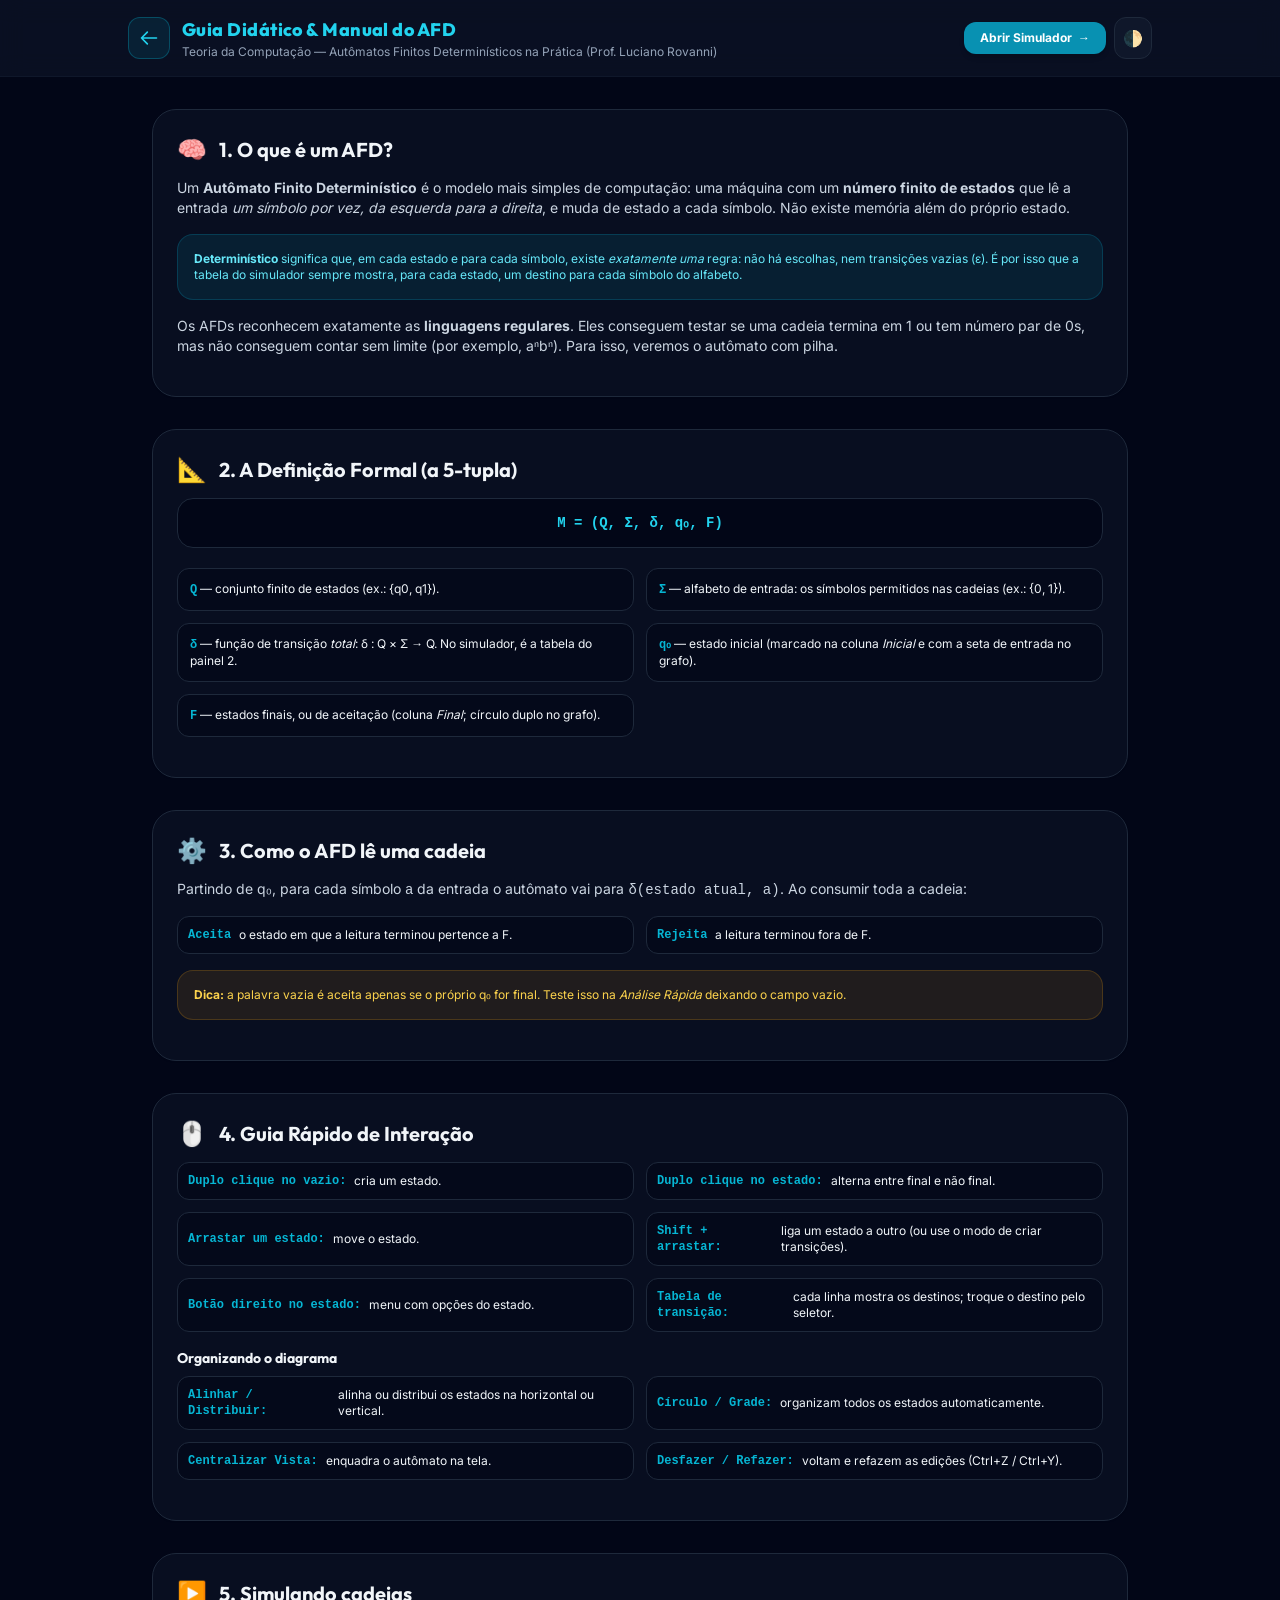
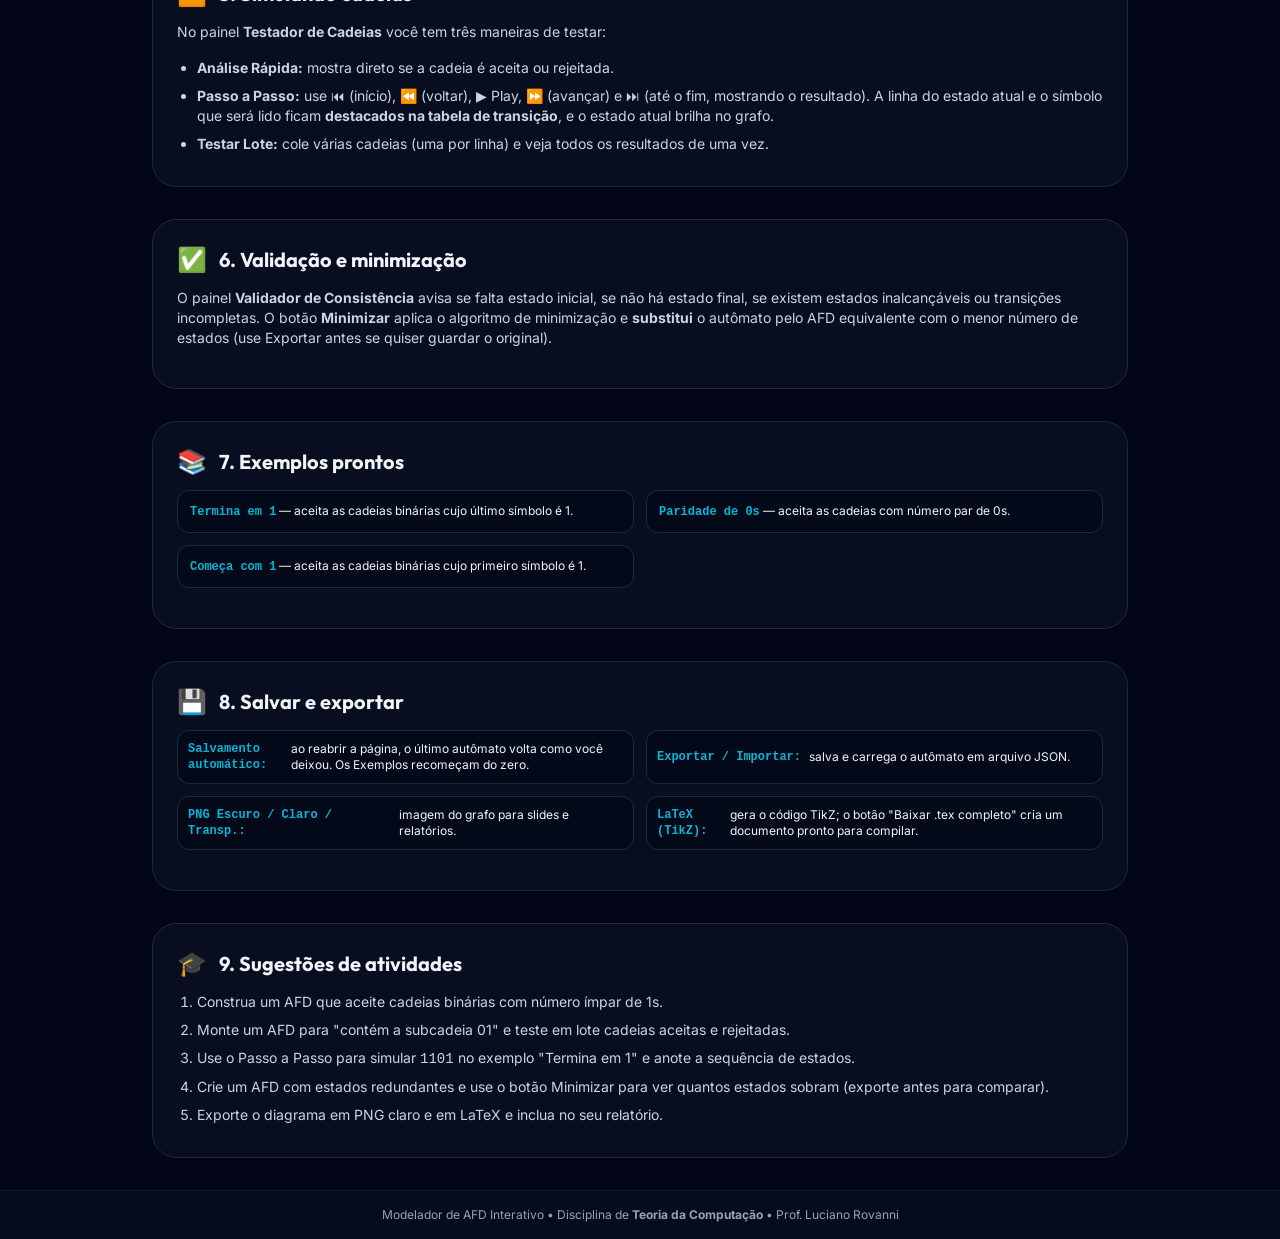
<file: ajuda.html>
<!DOCTYPE html>
<html lang="pt-BR" class="dark">
<head>
    <meta charset="UTF-8">
    <meta name="viewport" content="width=device-width, initial-scale=1.0">
    <title>Guia Didático & Tutorial — Autômatos Finitos Determinísticos (AFD)</title>
    <link rel="stylesheet" href="css/fonts.css">
    <link rel="stylesheet" href="css/tailwind.css">
    <style>
        body { font-family: 'Inter', sans-serif; }
        .title-font { font-family: 'Outfit', sans-serif; }
        .code-font { font-family: 'Fira Code', monospace; }
        ::-webkit-scrollbar { width: 6px; }
        ::-webkit-scrollbar-thumb { background: rgba(148, 163, 184, 0.3); border-radius: 9999px; }
    </style>
</head>
<body class="bg-slate-50 text-slate-800 dark:bg-slate-950 dark:text-slate-100 min-h-screen flex flex-col justify-between selection:bg-cyan-500 selection:text-slate-950 transition-colors duration-200">

    <header class="border-b border-slate-200 dark:border-slate-900 bg-white/80 dark:bg-slate-900/60 backdrop-blur-md sticky top-0 z-40 p-4 transition-colors duration-200">
        <div class="max-w-5xl mx-auto flex items-center justify-between gap-4">
            <div class="flex items-center gap-3">
                <a href="index.html" class="bg-cyan-500/10 hover:bg-cyan-500/20 p-2.5 rounded-xl border border-cyan-500/30 text-cyan-600 dark:text-cyan-400 transition" title="Voltar ao Modelador">
                    <svg class="w-5 h-5" fill="none" stroke="currentColor" viewBox="0 0 24 24"><path stroke-linecap="round" stroke-linejoin="round" stroke-width="2" d="M10 19l-7-7m0 0l7-7m-7 7h18"></path></svg>
                </a>
                <div>
                    <h1 class="text-lg font-extrabold title-font tracking-wide text-cyan-600 dark:text-cyan-400">Guia Didático & Manual do AFD</h1>
                    <p class="text-xs text-slate-500 dark:text-slate-400">Teoria da Computação — Autômatos Finitos Determinísticos na Prática (Prof. Luciano Rovanni)</p>
                </div>
            </div>
            <div class="flex items-center gap-2">
                <a href="index.html" class="bg-cyan-600 hover:bg-cyan-500 text-white font-bold text-xs px-4 py-2 rounded-xl transition shadow-md flex items-center gap-1.5"><span>Abrir Simulador</span><span>→</span></a>
                <button onclick="toggleTheme()" class="p-2 rounded-xl bg-slate-200/60 dark:bg-slate-900 hover:bg-slate-300/60 dark:hover:bg-slate-800 text-slate-700 dark:text-slate-300 border border-slate-300/50 dark:border-slate-800 transition" title="Alternar tema">🌓</button>
            </div>
        </div>
    </header>

    <main class="max-w-5xl w-full mx-auto p-4 sm:p-6 flex-grow flex flex-col gap-8 my-2 leading-relaxed">

        <section class="bg-white dark:bg-slate-900/50 border border-slate-200 dark:border-slate-800 p-6 rounded-3xl shadow-sm">
            <div class="flex items-center gap-3 mb-3"><span class="text-2xl">🧠</span><h2 class="text-xl font-bold title-font">1. O que é um AFD?</h2></div>
            <p class="text-sm text-slate-600 dark:text-slate-300 mb-4">Um <strong>Autômato Finito Determinístico</strong> é o modelo mais simples de computação: uma máquina com um <strong>número finito de estados</strong> que lê a entrada <em>um símbolo por vez, da esquerda para a direita</em>, e muda de estado a cada símbolo. Não existe memória além do próprio estado.</p>
            <div class="p-4 bg-cyan-500/10 border border-cyan-500/20 rounded-2xl text-xs text-cyan-800 dark:text-cyan-300 mb-4"><strong>Determinístico</strong> significa que, em cada estado e para cada símbolo, existe <em>exatamente uma</em> regra: não há escolhas, nem transições vazias (ε). É por isso que a tabela do simulador sempre mostra, para cada estado, um destino para cada símbolo do alfabeto.</div>
            <p class="text-sm text-slate-600 dark:text-slate-300 mb-4">Os AFDs reconhecem exatamente as <strong>linguagens regulares</strong>. Eles conseguem testar se uma cadeia termina em 1 ou tem número par de 0s, mas não conseguem contar sem limite (por exemplo, aⁿbⁿ). Para isso, veremos o autômato com pilha.</p>
        </section>

        <section class="bg-white dark:bg-slate-900/50 border border-slate-200 dark:border-slate-800 p-6 rounded-3xl shadow-sm">
            <div class="flex items-center gap-3 mb-3"><span class="text-2xl">📐</span><h2 class="text-xl font-bold title-font">2. A Definição Formal (a 5-tupla)</h2></div>
            <div class="p-3.5 bg-slate-100 dark:bg-slate-950 rounded-2xl border border-slate-200 dark:border-slate-800 text-center font-mono font-bold text-sm text-cyan-600 dark:text-cyan-400 mb-5">M = (Q, Σ, δ, q₀, F)</div>
            <div class="grid grid-cols-1 sm:grid-cols-2 gap-3 text-xs mb-4"><div class="p-3 rounded-xl bg-slate-50 dark:bg-slate-950/60 border border-slate-200 dark:border-slate-800"><strong class="font-mono text-cyan-500">Q</strong> — conjunto finito de estados (ex.: {q0, q1}).</div><div class="p-3 rounded-xl bg-slate-50 dark:bg-slate-950/60 border border-slate-200 dark:border-slate-800"><strong class="font-mono text-cyan-500">Σ</strong> — alfabeto de entrada: os símbolos permitidos nas cadeias (ex.: {0, 1}).</div><div class="p-3 rounded-xl bg-slate-50 dark:bg-slate-950/60 border border-slate-200 dark:border-slate-800"><strong class="font-mono text-cyan-500">δ</strong> — função de transição <em>total</em>: δ : Q × Σ → Q. No simulador, é a tabela do painel 2.</div><div class="p-3 rounded-xl bg-slate-50 dark:bg-slate-950/60 border border-slate-200 dark:border-slate-800"><strong class="font-mono text-cyan-500">q₀</strong> — estado inicial (marcado na coluna <em>Inicial</em> e com a seta de entrada no grafo).</div><div class="p-3 rounded-xl bg-slate-50 dark:bg-slate-950/60 border border-slate-200 dark:border-slate-800"><strong class="font-mono text-cyan-500">F</strong> — estados finais, ou de aceitação (coluna <em>Final</em>; círculo duplo no grafo).</div></div>
        </section>

        <section class="bg-white dark:bg-slate-900/50 border border-slate-200 dark:border-slate-800 p-6 rounded-3xl shadow-sm">
            <div class="flex items-center gap-3 mb-3"><span class="text-2xl">⚙️</span><h2 class="text-xl font-bold title-font">3. Como o AFD lê uma cadeia</h2></div>
            <p class="text-sm text-slate-600 dark:text-slate-300 mb-4">Partindo de q₀, para cada símbolo <span class="font-mono">a</span> da entrada o autômato vai para <span class="font-mono">δ(estado atual, a)</span>. Ao consumir toda a cadeia:</p>
            <div class="grid grid-cols-1 sm:grid-cols-2 gap-3 text-xs mb-4"><div class="flex items-center gap-2 p-2.5 bg-slate-50 dark:bg-slate-950/60 rounded-xl border border-slate-200 dark:border-slate-800"><span class="font-bold text-cyan-500 font-mono">Aceita</span><span>o estado em que a leitura terminou pertence a F.</span></div><div class="flex items-center gap-2 p-2.5 bg-slate-50 dark:bg-slate-950/60 rounded-xl border border-slate-200 dark:border-slate-800"><span class="font-bold text-cyan-500 font-mono">Rejeita</span><span>a leitura terminou fora de F.</span></div></div>
            <div class="p-4 bg-amber-500/10 border border-amber-500/20 rounded-2xl text-xs text-amber-800 dark:text-amber-300 mb-4"><strong>Dica:</strong> a palavra vazia é aceita apenas se o próprio q₀ for final. Teste isso na <em>Análise Rápida</em> deixando o campo vazio.</div>
        </section>

        <section class="bg-white dark:bg-slate-900/50 border border-slate-200 dark:border-slate-800 p-6 rounded-3xl shadow-sm">
            <div class="flex items-center gap-3 mb-3"><span class="text-2xl">🖱️</span><h2 class="text-xl font-bold title-font">4. Guia Rápido de Interação</h2></div>
            <div class="grid grid-cols-1 sm:grid-cols-2 gap-3 text-xs mb-4"><div class="flex items-center gap-2 p-2.5 bg-slate-50 dark:bg-slate-950/60 rounded-xl border border-slate-200 dark:border-slate-800"><span class="font-bold text-cyan-500 font-mono">Duplo clique no vazio:</span><span>cria um estado.</span></div><div class="flex items-center gap-2 p-2.5 bg-slate-50 dark:bg-slate-950/60 rounded-xl border border-slate-200 dark:border-slate-800"><span class="font-bold text-cyan-500 font-mono">Duplo clique no estado:</span><span>alterna entre final e não final.</span></div><div class="flex items-center gap-2 p-2.5 bg-slate-50 dark:bg-slate-950/60 rounded-xl border border-slate-200 dark:border-slate-800"><span class="font-bold text-cyan-500 font-mono">Arrastar um estado:</span><span>move o estado.</span></div><div class="flex items-center gap-2 p-2.5 bg-slate-50 dark:bg-slate-950/60 rounded-xl border border-slate-200 dark:border-slate-800"><span class="font-bold text-cyan-500 font-mono">Shift + arrastar:</span><span>liga um estado a outro (ou use o modo de criar transições).</span></div><div class="flex items-center gap-2 p-2.5 bg-slate-50 dark:bg-slate-950/60 rounded-xl border border-slate-200 dark:border-slate-800"><span class="font-bold text-cyan-500 font-mono">Botão direito no estado:</span><span>menu com opções do estado.</span></div><div class="flex items-center gap-2 p-2.5 bg-slate-50 dark:bg-slate-950/60 rounded-xl border border-slate-200 dark:border-slate-800"><span class="font-bold text-cyan-500 font-mono">Tabela de transição:</span><span>cada linha mostra os destinos; troque o destino pelo seletor.</span></div></div>
            <h3 class="text-sm font-bold title-font mb-2">Organizando o diagrama</h3>
            <div class="grid grid-cols-1 sm:grid-cols-2 gap-3 text-xs mb-4"><div class="flex items-center gap-2 p-2.5 bg-slate-50 dark:bg-slate-950/60 rounded-xl border border-slate-200 dark:border-slate-800"><span class="font-bold text-cyan-500 font-mono">Alinhar / Distribuir:</span><span>alinha ou distribui os estados na horizontal ou vertical.</span></div><div class="flex items-center gap-2 p-2.5 bg-slate-50 dark:bg-slate-950/60 rounded-xl border border-slate-200 dark:border-slate-800"><span class="font-bold text-cyan-500 font-mono">Círculo / Grade:</span><span>organizam todos os estados automaticamente.</span></div><div class="flex items-center gap-2 p-2.5 bg-slate-50 dark:bg-slate-950/60 rounded-xl border border-slate-200 dark:border-slate-800"><span class="font-bold text-cyan-500 font-mono">Centralizar Vista:</span><span>enquadra o autômato na tela.</span></div><div class="flex items-center gap-2 p-2.5 bg-slate-50 dark:bg-slate-950/60 rounded-xl border border-slate-200 dark:border-slate-800"><span class="font-bold text-cyan-500 font-mono">Desfazer / Refazer:</span><span>voltam e refazem as edições (Ctrl+Z / Ctrl+Y).</span></div></div>
        </section>

        <section class="bg-white dark:bg-slate-900/50 border border-slate-200 dark:border-slate-800 p-6 rounded-3xl shadow-sm">
            <div class="flex items-center gap-3 mb-3"><span class="text-2xl">▶️</span><h2 class="text-xl font-bold title-font">5. Simulando cadeias</h2></div>
            <p class="text-sm text-slate-600 dark:text-slate-300 mb-4">No painel <strong>Testador de Cadeias</strong> você tem três maneiras de testar:</p>
            <ul class="text-sm text-slate-600 dark:text-slate-300 list-disc pl-5 space-y-2 mb-2"><li><strong>Análise Rápida:</strong> mostra direto se a cadeia é aceita ou rejeitada.</li><li><strong>Passo a Passo:</strong> use ⏮ (início), ⏪ (voltar), ▶ Play, ⏩ (avançar) e ⏭ (até o fim, mostrando o resultado). A linha do estado atual e o símbolo que será lido ficam <strong>destacados na tabela de transição</strong>, e o estado atual brilha no grafo.</li><li><strong>Testar Lote:</strong> cole várias cadeias (uma por linha) e veja todos os resultados de uma vez.</li></ul>
        </section>

        <section class="bg-white dark:bg-slate-900/50 border border-slate-200 dark:border-slate-800 p-6 rounded-3xl shadow-sm">
            <div class="flex items-center gap-3 mb-3"><span class="text-2xl">✅</span><h2 class="text-xl font-bold title-font">6. Validação e minimização</h2></div>
            <p class="text-sm text-slate-600 dark:text-slate-300 mb-4">O painel <strong>Validador de Consistência</strong> avisa se falta estado inicial, se não há estado final, se existem estados inalcançáveis ou transições incompletas. O botão <strong>Minimizar</strong> aplica o algoritmo de minimização e <strong>substitui</strong> o autômato pelo AFD equivalente com o menor número de estados (use Exportar antes se quiser guardar o original).</p>
        </section>

        <section class="bg-white dark:bg-slate-900/50 border border-slate-200 dark:border-slate-800 p-6 rounded-3xl shadow-sm">
            <div class="flex items-center gap-3 mb-3"><span class="text-2xl">📚</span><h2 class="text-xl font-bold title-font">7. Exemplos prontos</h2></div>
            <div class="grid grid-cols-1 sm:grid-cols-2 gap-3 text-xs mb-4"><div class="p-3 rounded-xl bg-slate-50 dark:bg-slate-950/60 border border-slate-200 dark:border-slate-800"><strong class="font-mono text-cyan-500">Termina em 1</strong> — aceita as cadeias binárias cujo último símbolo é 1.</div><div class="p-3 rounded-xl bg-slate-50 dark:bg-slate-950/60 border border-slate-200 dark:border-slate-800"><strong class="font-mono text-cyan-500">Paridade de 0s</strong> — aceita as cadeias com número par de 0s.</div><div class="p-3 rounded-xl bg-slate-50 dark:bg-slate-950/60 border border-slate-200 dark:border-slate-800"><strong class="font-mono text-cyan-500">Começa com 1</strong> — aceita as cadeias binárias cujo primeiro símbolo é 1.</div></div>
        </section>

        <section class="bg-white dark:bg-slate-900/50 border border-slate-200 dark:border-slate-800 p-6 rounded-3xl shadow-sm">
            <div class="flex items-center gap-3 mb-3"><span class="text-2xl">💾</span><h2 class="text-xl font-bold title-font">8. Salvar e exportar</h2></div>
            <div class="grid grid-cols-1 sm:grid-cols-2 gap-3 text-xs mb-4"><div class="flex items-center gap-2 p-2.5 bg-slate-50 dark:bg-slate-950/60 rounded-xl border border-slate-200 dark:border-slate-800"><span class="font-bold text-cyan-500 font-mono">Salvamento automático:</span><span>ao reabrir a página, o último autômato volta como você deixou. Os Exemplos recomeçam do zero.</span></div><div class="flex items-center gap-2 p-2.5 bg-slate-50 dark:bg-slate-950/60 rounded-xl border border-slate-200 dark:border-slate-800"><span class="font-bold text-cyan-500 font-mono">Exportar / Importar:</span><span>salva e carrega o autômato em arquivo JSON.</span></div><div class="flex items-center gap-2 p-2.5 bg-slate-50 dark:bg-slate-950/60 rounded-xl border border-slate-200 dark:border-slate-800"><span class="font-bold text-cyan-500 font-mono">PNG Escuro / Claro / Transp.:</span><span>imagem do grafo para slides e relatórios.</span></div><div class="flex items-center gap-2 p-2.5 bg-slate-50 dark:bg-slate-950/60 rounded-xl border border-slate-200 dark:border-slate-800"><span class="font-bold text-cyan-500 font-mono">LaTeX (TikZ):</span><span>gera o código TikZ; o botão "Baixar .tex completo" cria um documento pronto para compilar.</span></div></div>
        </section>

        <section class="bg-white dark:bg-slate-900/50 border border-slate-200 dark:border-slate-800 p-6 rounded-3xl shadow-sm">
            <div class="flex items-center gap-3 mb-3"><span class="text-2xl">🎓</span><h2 class="text-xl font-bold title-font">9. Sugestões de atividades</h2></div>
            <ol class="text-sm text-slate-600 dark:text-slate-300 list-decimal pl-5 space-y-2 mb-2"><li>Construa um AFD que aceite cadeias binárias com número ímpar de 1s.</li><li>Monte um AFD para "contém a subcadeia 01" e teste em lote cadeias aceitas e rejeitadas.</li><li>Use o Passo a Passo para simular <span class="font-mono">1101</span> no exemplo "Termina em 1" e anote a sequência de estados.</li><li>Crie um AFD com estados redundantes e use o botão Minimizar para ver quantos estados sobram (exporte antes para comparar).</li><li>Exporte o diagrama em PNG claro e em LaTeX e inclua no seu relatório.</li></ol>
        </section>

    </main>

    <footer class="border-t border-slate-200 dark:border-slate-900 bg-white/60 dark:bg-slate-900/40 backdrop-blur-md p-4 text-center text-xs text-slate-400">
        <p>Modelador de AFD Interativo • Disciplina de <strong>Teoria da Computação</strong> • Prof. Luciano Rovanni</p>
    </footer>

    <script>
        function toggleTheme() {
            const isDark = document.documentElement.classList.toggle('dark');
            try { localStorage.setItem('theme', isDark ? 'dark' : 'light'); } catch (e) {}
        }
        try {
            if (localStorage.getItem('theme') === 'light') document.documentElement.classList.remove('dark');
        } catch (e) {}
    </script>
</body>
</html>
</file>
<file: css/fonts.css>
/* Fontes locais (Fira Code, Inter, Outfit) para uso offline. Geradas a partir do Google Fonts (licença OFL). */
@font-face {
  font-family: 'Fira Code';
  font-style: normal;
  font-weight: 400;
  font-display: swap;
  src: url(../fonts/FiraCode-greek-400.woff2) format('woff2');
  unicode-range: U+0370-0377, U+037A-037F, U+0384-038A, U+038C, U+038E-03A1, U+03A3-03FF;
}
@font-face {
  font-family: 'Fira Code';
  font-style: normal;
  font-weight: 400;
  font-display: swap;
  src: url(../fonts/FiraCode-latin-ext-400.woff2) format('woff2');
  unicode-range: U+0100-02BA, U+02BD-02C5, U+02C7-02CC, U+02CE-02D7, U+02DD-02FF, U+0304, U+0308, U+0329, U+1D00-1DBF, U+1E00-1E9F, U+1EF2-1EFF, U+2020, U+20A0-20AB, U+20AD-20C4, U+2113, U+2C60-2C7F, U+A720-A7FF;
}
@font-face {
  font-family: 'Fira Code';
  font-style: normal;
  font-weight: 400;
  font-display: swap;
  src: url(../fonts/FiraCode-latin-400.woff2) format('woff2');
  unicode-range: U+0000-00FF, U+0131, U+0152-0153, U+02BB-02BC, U+02C6, U+02DA, U+02DC, U+0304, U+0308, U+0329, U+2000-206F, U+20AC, U+2122, U+2191, U+2193, U+2212, U+2215, U+FEFF, U+FFFD;
}
@font-face {
  font-family: 'Fira Code';
  font-style: normal;
  font-weight: 500;
  font-display: swap;
  src: url(../fonts/FiraCode-greek-400.woff2) format('woff2');
  unicode-range: U+0370-0377, U+037A-037F, U+0384-038A, U+038C, U+038E-03A1, U+03A3-03FF;
}
@font-face {
  font-family: 'Fira Code';
  font-style: normal;
  font-weight: 500;
  font-display: swap;
  src: url(../fonts/FiraCode-latin-ext-400.woff2) format('woff2');
  unicode-range: U+0100-02BA, U+02BD-02C5, U+02C7-02CC, U+02CE-02D7, U+02DD-02FF, U+0304, U+0308, U+0329, U+1D00-1DBF, U+1E00-1E9F, U+1EF2-1EFF, U+2020, U+20A0-20AB, U+20AD-20C4, U+2113, U+2C60-2C7F, U+A720-A7FF;
}
@font-face {
  font-family: 'Fira Code';
  font-style: normal;
  font-weight: 500;
  font-display: swap;
  src: url(../fonts/FiraCode-latin-400.woff2) format('woff2');
  unicode-range: U+0000-00FF, U+0131, U+0152-0153, U+02BB-02BC, U+02C6, U+02DA, U+02DC, U+0304, U+0308, U+0329, U+2000-206F, U+20AC, U+2122, U+2191, U+2193, U+2212, U+2215, U+FEFF, U+FFFD;
}
@font-face {
  font-family: 'Fira Code';
  font-style: normal;
  font-weight: 600;
  font-display: swap;
  src: url(../fonts/FiraCode-greek-400.woff2) format('woff2');
  unicode-range: U+0370-0377, U+037A-037F, U+0384-038A, U+038C, U+038E-03A1, U+03A3-03FF;
}
@font-face {
  font-family: 'Fira Code';
  font-style: normal;
  font-weight: 600;
  font-display: swap;
  src: url(../fonts/FiraCode-latin-ext-400.woff2) format('woff2');
  unicode-range: U+0100-02BA, U+02BD-02C5, U+02C7-02CC, U+02CE-02D7, U+02DD-02FF, U+0304, U+0308, U+0329, U+1D00-1DBF, U+1E00-1E9F, U+1EF2-1EFF, U+2020, U+20A0-20AB, U+20AD-20C4, U+2113, U+2C60-2C7F, U+A720-A7FF;
}
@font-face {
  font-family: 'Fira Code';
  font-style: normal;
  font-weight: 600;
  font-display: swap;
  src: url(../fonts/FiraCode-latin-400.woff2) format('woff2');
  unicode-range: U+0000-00FF, U+0131, U+0152-0153, U+02BB-02BC, U+02C6, U+02DA, U+02DC, U+0304, U+0308, U+0329, U+2000-206F, U+20AC, U+2122, U+2191, U+2193, U+2212, U+2215, U+FEFF, U+FFFD;
}
@font-face {
  font-family: 'Fira Code';
  font-style: normal;
  font-weight: 700;
  font-display: swap;
  src: url(../fonts/FiraCode-greek-400.woff2) format('woff2');
  unicode-range: U+0370-0377, U+037A-037F, U+0384-038A, U+038C, U+038E-03A1, U+03A3-03FF;
}
@font-face {
  font-family: 'Fira Code';
  font-style: normal;
  font-weight: 700;
  font-display: swap;
  src: url(../fonts/FiraCode-latin-ext-400.woff2) format('woff2');
  unicode-range: U+0100-02BA, U+02BD-02C5, U+02C7-02CC, U+02CE-02D7, U+02DD-02FF, U+0304, U+0308, U+0329, U+1D00-1DBF, U+1E00-1E9F, U+1EF2-1EFF, U+2020, U+20A0-20AB, U+20AD-20C4, U+2113, U+2C60-2C7F, U+A720-A7FF;
}
@font-face {
  font-family: 'Fira Code';
  font-style: normal;
  font-weight: 700;
  font-display: swap;
  src: url(../fonts/FiraCode-latin-400.woff2) format('woff2');
  unicode-range: U+0000-00FF, U+0131, U+0152-0153, U+02BB-02BC, U+02C6, U+02DA, U+02DC, U+0304, U+0308, U+0329, U+2000-206F, U+20AC, U+2122, U+2191, U+2193, U+2212, U+2215, U+FEFF, U+FFFD;
}
@font-face {
  font-family: 'Inter';
  font-style: normal;
  font-weight: 300;
  font-display: swap;
  src: url(../fonts/Inter-greek-300.woff2) format('woff2');
  unicode-range: U+0370-0377, U+037A-037F, U+0384-038A, U+038C, U+038E-03A1, U+03A3-03FF;
}
@font-face {
  font-family: 'Inter';
  font-style: normal;
  font-weight: 300;
  font-display: swap;
  src: url(../fonts/Inter-latin-ext-300.woff2) format('woff2');
  unicode-range: U+0100-02BA, U+02BD-02C5, U+02C7-02CC, U+02CE-02D7, U+02DD-02FF, U+0304, U+0308, U+0329, U+1D00-1DBF, U+1E00-1E9F, U+1EF2-1EFF, U+2020, U+20A0-20AB, U+20AD-20C4, U+2113, U+2C60-2C7F, U+A720-A7FF;
}
@font-face {
  font-family: 'Inter';
  font-style: normal;
  font-weight: 300;
  font-display: swap;
  src: url(../fonts/Inter-latin-300.woff2) format('woff2');
  unicode-range: U+0000-00FF, U+0131, U+0152-0153, U+02BB-02BC, U+02C6, U+02DA, U+02DC, U+0304, U+0308, U+0329, U+2000-206F, U+20AC, U+2122, U+2191, U+2193, U+2212, U+2215, U+FEFF, U+FFFD;
}
@font-face {
  font-family: 'Inter';
  font-style: normal;
  font-weight: 400;
  font-display: swap;
  src: url(../fonts/Inter-greek-300.woff2) format('woff2');
  unicode-range: U+0370-0377, U+037A-037F, U+0384-038A, U+038C, U+038E-03A1, U+03A3-03FF;
}
@font-face {
  font-family: 'Inter';
  font-style: normal;
  font-weight: 400;
  font-display: swap;
  src: url(../fonts/Inter-latin-ext-300.woff2) format('woff2');
  unicode-range: U+0100-02BA, U+02BD-02C5, U+02C7-02CC, U+02CE-02D7, U+02DD-02FF, U+0304, U+0308, U+0329, U+1D00-1DBF, U+1E00-1E9F, U+1EF2-1EFF, U+2020, U+20A0-20AB, U+20AD-20C4, U+2113, U+2C60-2C7F, U+A720-A7FF;
}
@font-face {
  font-family: 'Inter';
  font-style: normal;
  font-weight: 400;
  font-display: swap;
  src: url(../fonts/Inter-latin-300.woff2) format('woff2');
  unicode-range: U+0000-00FF, U+0131, U+0152-0153, U+02BB-02BC, U+02C6, U+02DA, U+02DC, U+0304, U+0308, U+0329, U+2000-206F, U+20AC, U+2122, U+2191, U+2193, U+2212, U+2215, U+FEFF, U+FFFD;
}
@font-face {
  font-family: 'Inter';
  font-style: normal;
  font-weight: 500;
  font-display: swap;
  src: url(../fonts/Inter-greek-300.woff2) format('woff2');
  unicode-range: U+0370-0377, U+037A-037F, U+0384-038A, U+038C, U+038E-03A1, U+03A3-03FF;
}
@font-face {
  font-family: 'Inter';
  font-style: normal;
  font-weight: 500;
  font-display: swap;
  src: url(../fonts/Inter-latin-ext-300.woff2) format('woff2');
  unicode-range: U+0100-02BA, U+02BD-02C5, U+02C7-02CC, U+02CE-02D7, U+02DD-02FF, U+0304, U+0308, U+0329, U+1D00-1DBF, U+1E00-1E9F, U+1EF2-1EFF, U+2020, U+20A0-20AB, U+20AD-20C4, U+2113, U+2C60-2C7F, U+A720-A7FF;
}
@font-face {
  font-family: 'Inter';
  font-style: normal;
  font-weight: 500;
  font-display: swap;
  src: url(../fonts/Inter-latin-300.woff2) format('woff2');
  unicode-range: U+0000-00FF, U+0131, U+0152-0153, U+02BB-02BC, U+02C6, U+02DA, U+02DC, U+0304, U+0308, U+0329, U+2000-206F, U+20AC, U+2122, U+2191, U+2193, U+2212, U+2215, U+FEFF, U+FFFD;
}
@font-face {
  font-family: 'Inter';
  font-style: normal;
  font-weight: 600;
  font-display: swap;
  src: url(../fonts/Inter-greek-300.woff2) format('woff2');
  unicode-range: U+0370-0377, U+037A-037F, U+0384-038A, U+038C, U+038E-03A1, U+03A3-03FF;
}
@font-face {
  font-family: 'Inter';
  font-style: normal;
  font-weight: 600;
  font-display: swap;
  src: url(../fonts/Inter-latin-ext-300.woff2) format('woff2');
  unicode-range: U+0100-02BA, U+02BD-02C5, U+02C7-02CC, U+02CE-02D7, U+02DD-02FF, U+0304, U+0308, U+0329, U+1D00-1DBF, U+1E00-1E9F, U+1EF2-1EFF, U+2020, U+20A0-20AB, U+20AD-20C4, U+2113, U+2C60-2C7F, U+A720-A7FF;
}
@font-face {
  font-family: 'Inter';
  font-style: normal;
  font-weight: 600;
  font-display: swap;
  src: url(../fonts/Inter-latin-300.woff2) format('woff2');
  unicode-range: U+0000-00FF, U+0131, U+0152-0153, U+02BB-02BC, U+02C6, U+02DA, U+02DC, U+0304, U+0308, U+0329, U+2000-206F, U+20AC, U+2122, U+2191, U+2193, U+2212, U+2215, U+FEFF, U+FFFD;
}
@font-face {
  font-family: 'Inter';
  font-style: normal;
  font-weight: 700;
  font-display: swap;
  src: url(../fonts/Inter-greek-300.woff2) format('woff2');
  unicode-range: U+0370-0377, U+037A-037F, U+0384-038A, U+038C, U+038E-03A1, U+03A3-03FF;
}
@font-face {
  font-family: 'Inter';
  font-style: normal;
  font-weight: 700;
  font-display: swap;
  src: url(../fonts/Inter-latin-ext-300.woff2) format('woff2');
  unicode-range: U+0100-02BA, U+02BD-02C5, U+02C7-02CC, U+02CE-02D7, U+02DD-02FF, U+0304, U+0308, U+0329, U+1D00-1DBF, U+1E00-1E9F, U+1EF2-1EFF, U+2020, U+20A0-20AB, U+20AD-20C4, U+2113, U+2C60-2C7F, U+A720-A7FF;
}
@font-face {
  font-family: 'Inter';
  font-style: normal;
  font-weight: 700;
  font-display: swap;
  src: url(../fonts/Inter-latin-300.woff2) format('woff2');
  unicode-range: U+0000-00FF, U+0131, U+0152-0153, U+02BB-02BC, U+02C6, U+02DA, U+02DC, U+0304, U+0308, U+0329, U+2000-206F, U+20AC, U+2122, U+2191, U+2193, U+2212, U+2215, U+FEFF, U+FFFD;
}
@font-face {
  font-family: 'Inter';
  font-style: normal;
  font-weight: 800;
  font-display: swap;
  src: url(../fonts/Inter-greek-300.woff2) format('woff2');
  unicode-range: U+0370-0377, U+037A-037F, U+0384-038A, U+038C, U+038E-03A1, U+03A3-03FF;
}
@font-face {
  font-family: 'Inter';
  font-style: normal;
  font-weight: 800;
  font-display: swap;
  src: url(../fonts/Inter-latin-ext-300.woff2) format('woff2');
  unicode-range: U+0100-02BA, U+02BD-02C5, U+02C7-02CC, U+02CE-02D7, U+02DD-02FF, U+0304, U+0308, U+0329, U+1D00-1DBF, U+1E00-1E9F, U+1EF2-1EFF, U+2020, U+20A0-20AB, U+20AD-20C4, U+2113, U+2C60-2C7F, U+A720-A7FF;
}
@font-face {
  font-family: 'Inter';
  font-style: normal;
  font-weight: 800;
  font-display: swap;
  src: url(../fonts/Inter-latin-300.woff2) format('woff2');
  unicode-range: U+0000-00FF, U+0131, U+0152-0153, U+02BB-02BC, U+02C6, U+02DA, U+02DC, U+0304, U+0308, U+0329, U+2000-206F, U+20AC, U+2122, U+2191, U+2193, U+2212, U+2215, U+FEFF, U+FFFD;
}
@font-face {
  font-family: 'Outfit';
  font-style: normal;
  font-weight: 600;
  font-display: swap;
  src: url(../fonts/Outfit-latin-ext-600.woff2) format('woff2');
  unicode-range: U+0100-02BA, U+02BD-02C5, U+02C7-02CC, U+02CE-02D7, U+02DD-02FF, U+0304, U+0308, U+0329, U+1D00-1DBF, U+1E00-1E9F, U+1EF2-1EFF, U+2020, U+20A0-20AB, U+20AD-20C4, U+2113, U+2C60-2C7F, U+A720-A7FF;
}
@font-face {
  font-family: 'Outfit';
  font-style: normal;
  font-weight: 600;
  font-display: swap;
  src: url(../fonts/Outfit-latin-600.woff2) format('woff2');
  unicode-range: U+0000-00FF, U+0131, U+0152-0153, U+02BB-02BC, U+02C6, U+02DA, U+02DC, U+0304, U+0308, U+0329, U+2000-206F, U+20AC, U+2122, U+2191, U+2193, U+2212, U+2215, U+FEFF, U+FFFD;
}
@font-face {
  font-family: 'Outfit';
  font-style: normal;
  font-weight: 700;
  font-display: swap;
  src: url(../fonts/Outfit-latin-ext-600.woff2) format('woff2');
  unicode-range: U+0100-02BA, U+02BD-02C5, U+02C7-02CC, U+02CE-02D7, U+02DD-02FF, U+0304, U+0308, U+0329, U+1D00-1DBF, U+1E00-1E9F, U+1EF2-1EFF, U+2020, U+20A0-20AB, U+20AD-20C4, U+2113, U+2C60-2C7F, U+A720-A7FF;
}
@font-face {
  font-family: 'Outfit';
  font-style: normal;
  font-weight: 700;
  font-display: swap;
  src: url(../fonts/Outfit-latin-600.woff2) format('woff2');
  unicode-range: U+0000-00FF, U+0131, U+0152-0153, U+02BB-02BC, U+02C6, U+02DA, U+02DC, U+0304, U+0308, U+0329, U+2000-206F, U+20AC, U+2122, U+2191, U+2193, U+2212, U+2215, U+FEFF, U+FFFD;
}
@font-face {
  font-family: 'Outfit';
  font-style: normal;
  font-weight: 800;
  font-display: swap;
  src: url(../fonts/Outfit-latin-ext-600.woff2) format('woff2');
  unicode-range: U+0100-02BA, U+02BD-02C5, U+02C7-02CC, U+02CE-02D7, U+02DD-02FF, U+0304, U+0308, U+0329, U+1D00-1DBF, U+1E00-1E9F, U+1EF2-1EFF, U+2020, U+20A0-20AB, U+20AD-20C4, U+2113, U+2C60-2C7F, U+A720-A7FF;
}
@font-face {
  font-family: 'Outfit';
  font-style: normal;
  font-weight: 800;
  font-display: swap;
  src: url(../fonts/Outfit-latin-600.woff2) format('woff2');
  unicode-range: U+0000-00FF, U+0131, U+0152-0153, U+02BB-02BC, U+02C6, U+02DA, U+02DC, U+0304, U+0308, U+0329, U+2000-206F, U+20AC, U+2122, U+2191, U+2193, U+2212, U+2215, U+FEFF, U+FFFD;
}
</file>
<file: css/style.css>
/* Estilos complementares ao Tailwind */
body {
    font-family: 'Inter', sans-serif;
}
.code-font {
    font-family: 'Fira Code', monospace;
}
canvas {
    touch-action: none;
}
/* WCAG Acessibilidade: Indicador de foco visível nítido e elegante para navegação via teclado */
:focus-visible {
    outline: 3px solid #06b6d4 !important;
    outline-offset: 2px !important;
    box-shadow: 0 0 0 5px rgba(6, 182, 212, 0.4) !important;
}
/* Estilos para a Barra de Ferramentas Compacta (Estilo Word) */
.toolbar-compact .btn-text {
    display: none !important;
}
.toolbar-compact .toolbar-label {
    display: none !important;
}
.toolbar-compact button {
    padding: 0.375rem !important;
    height: 1.875rem;
    width: 1.875rem;
    display: inline-flex;
    align-items: center;
    justify-content: center;
    border-radius: 0.375rem !important;
}
.toolbar-compact #btn-draw-mode {
    width: auto !important;
    padding-left: 0.5rem !important;
    padding-right: 0.5rem !important;
    gap: 0.25rem !important;
}
</file>
